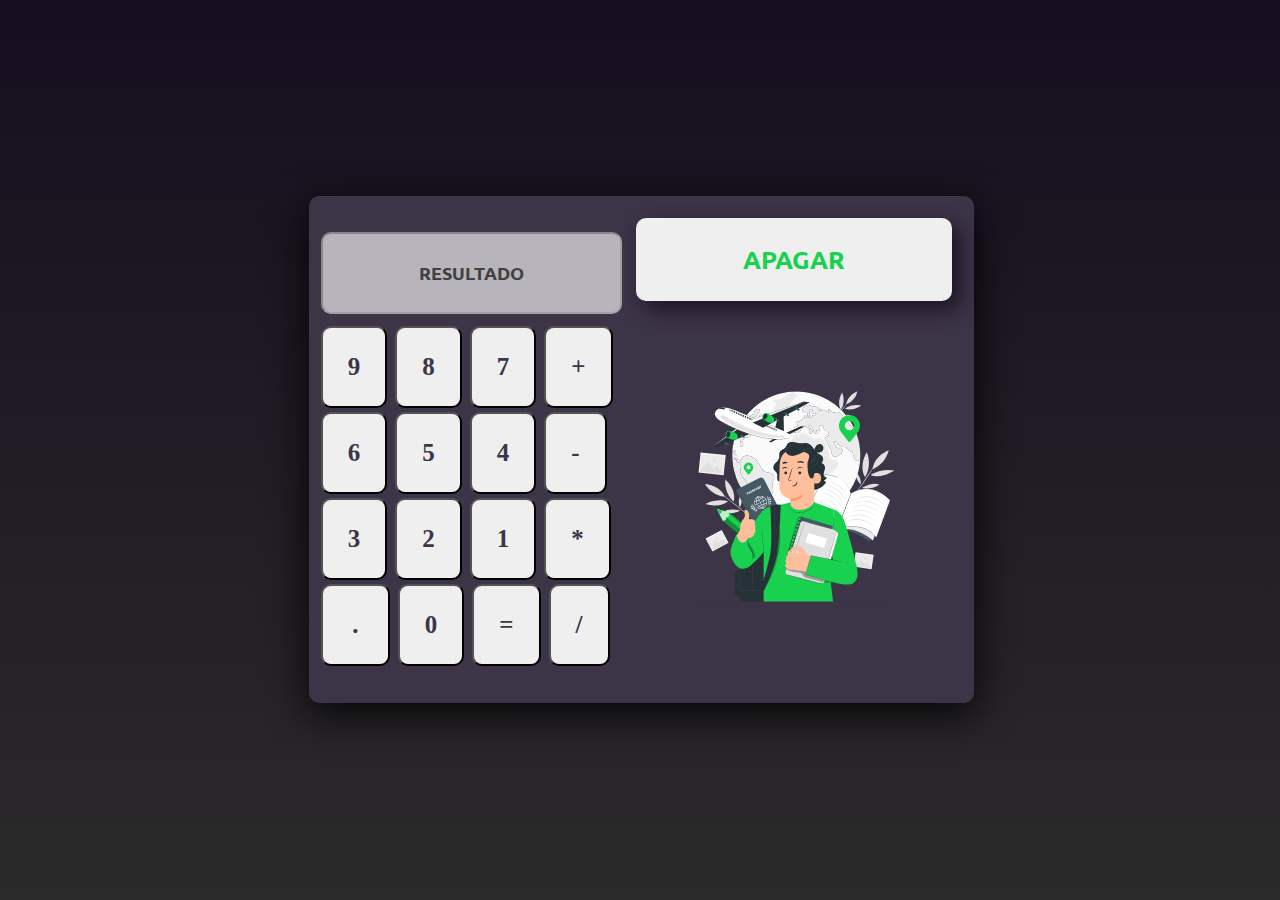
<file: calculadora/index.html>
<!DOCTYPE html>
<html lang="pt-br">
<head>
    <meta charset="UTF-8">
    <meta http-equiv="X-UA-Compatible" content="IE=edge">
    <meta name="viewport" content="width=device-width, initial-scale=1.0">
    <title>Calculadora Black</title>
    <link rel="stylesheet" href="style.css">
</head>
<body>
    <main>
        <form action="" name="Calculator">

            <input type="text" class="text-maincolor" name="text1" placeholder="resultado" disabled> <br>

            <input type="button" class="num maincolor" name="btn9" value="9" onclick="displaynum(btn9.value)">
            <input type="button" class="num maincolor" name="btn8" value="8" onclick="displaynum(btn8.value)">
            <input type="button" class="num maincolor" name="btn7" value="7" onclick="displaynum(btn7.value)">
            <input type="button" class="num blue" name="addbtn" value="+" onclick="displaynum(addbtn.value)"><br>

            <input type="button" class="num maincolor" name="btn6" value="6" onclick="displaynum(btn6.value)">
            <input type="button" class="num maincolor" name="btn5" value="5" onclick="displaynum(btn5.value)">
            <input type="button" class="num maincolor" name="btn4" value="4" onclick="displaynum(btn4.value)">
            <input type="button" class="num pin" name="subbtn" value="-" onclick="displaynum(subbtn.value)"><br>

            <input type="button" class="num maincolor" name="btn3" value="3" onclick="displaynum(btn3.value)">
            <input type="button" class="num maincolor" name="btn2" value="2" onclick="displaynum(btn2.value)">
            <input type="button" class="num maincolor" name="btn1" value="1" onclick="displaynum(btn1.value)">
            <input type="button" class="num gre" name="multbtn" value="*" onclick="displaynum(multbtn.value)"><br>

            <input type="button" class="num maincolor" id="ponto" name="dot" value="." onclick="displaynum(dot.value)">
            <input type="button" class="num maincolor" name="btn0" value="0" onclick="displaynum(btn0.value)">
            <input type="button" class="num pur" name="eqlbtn" value="=" onclick="text1.value=eval(text1.value)">
            <input type="button" class="num ora" name="divbtn" value="/" onclick="displaynum(divbtn.value)"><br>
        </form>
        <aside>
            <input type="button" class="text-maincolor1" name="text12" value="APAGAR" onclick="location.reload()">
            <figure>
                <img src="study-abroad-animate.svg" alt="imagem">
            </figure>
        </aside>
    </main>
</body>
<script src="script.js"></script>
</html>
</file>
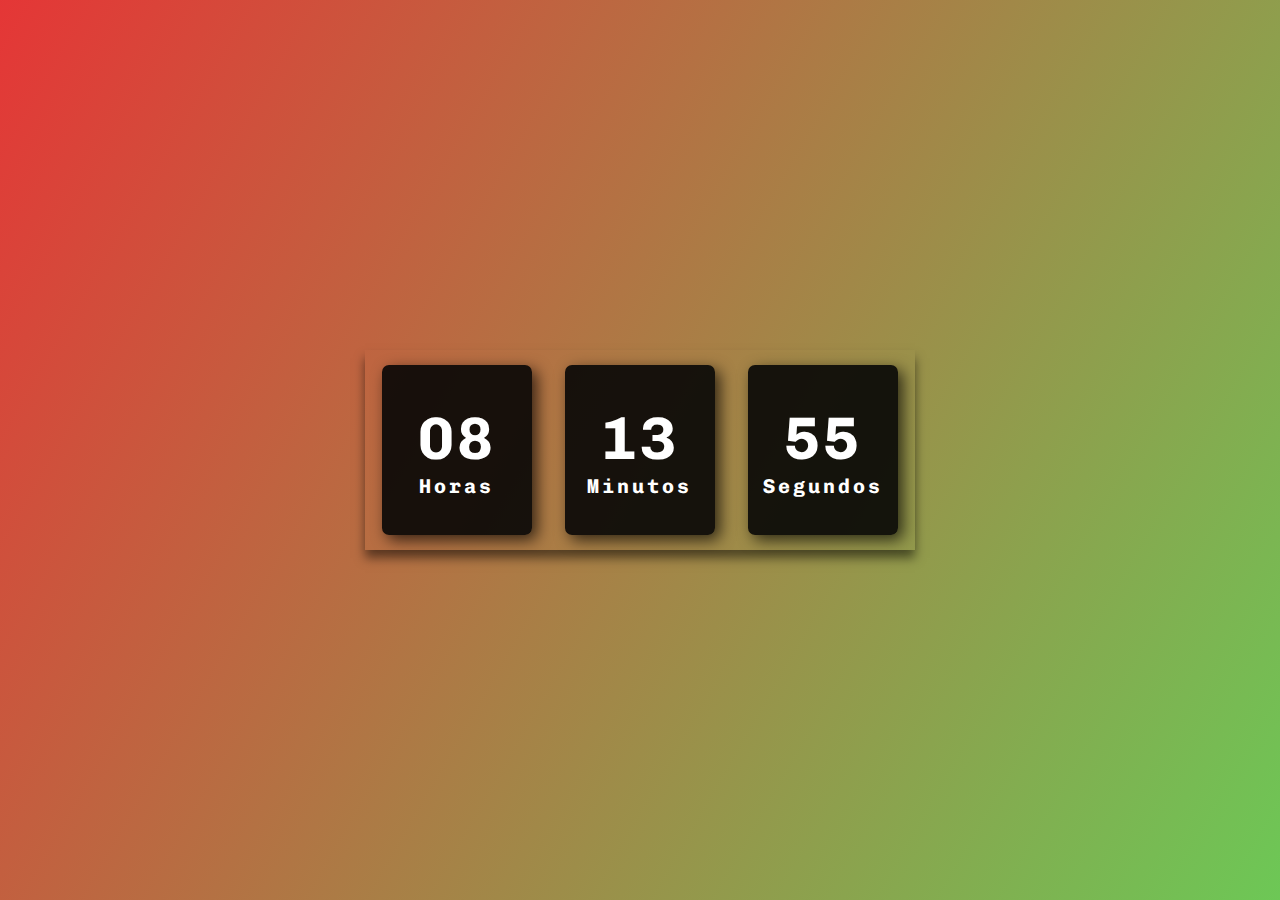
<file: cronometro/index.html>
<!DOCTYPE html>
<html lang="pt-br">
<head>
    <meta charset="UTF-8">
    <meta http-equiv="X-UA-Compatible" content="IE=edge">
    <meta name="viewport" content="width=device-width, initial-scale=1.0">
    <title>Cronômetro Digital Dinâmico</title>
    <link rel="stylesheet" href="style.css">
</head>
<body>
    <div  class="relogio">
        <div>
            <span id="horas">00</span>
            <span id="tempo1">Horas</span>
        </div>
        <div>
            <span id="minutos">00</span>
            <span class="tempo">Minutos</span>
        </div>

        <div>
            <span id="segundos">00</span>
            <span class="tempo">Segundos</span>
        </div>
    </div>
    <script src="script.js"></script>
</body>
</html>
</file>
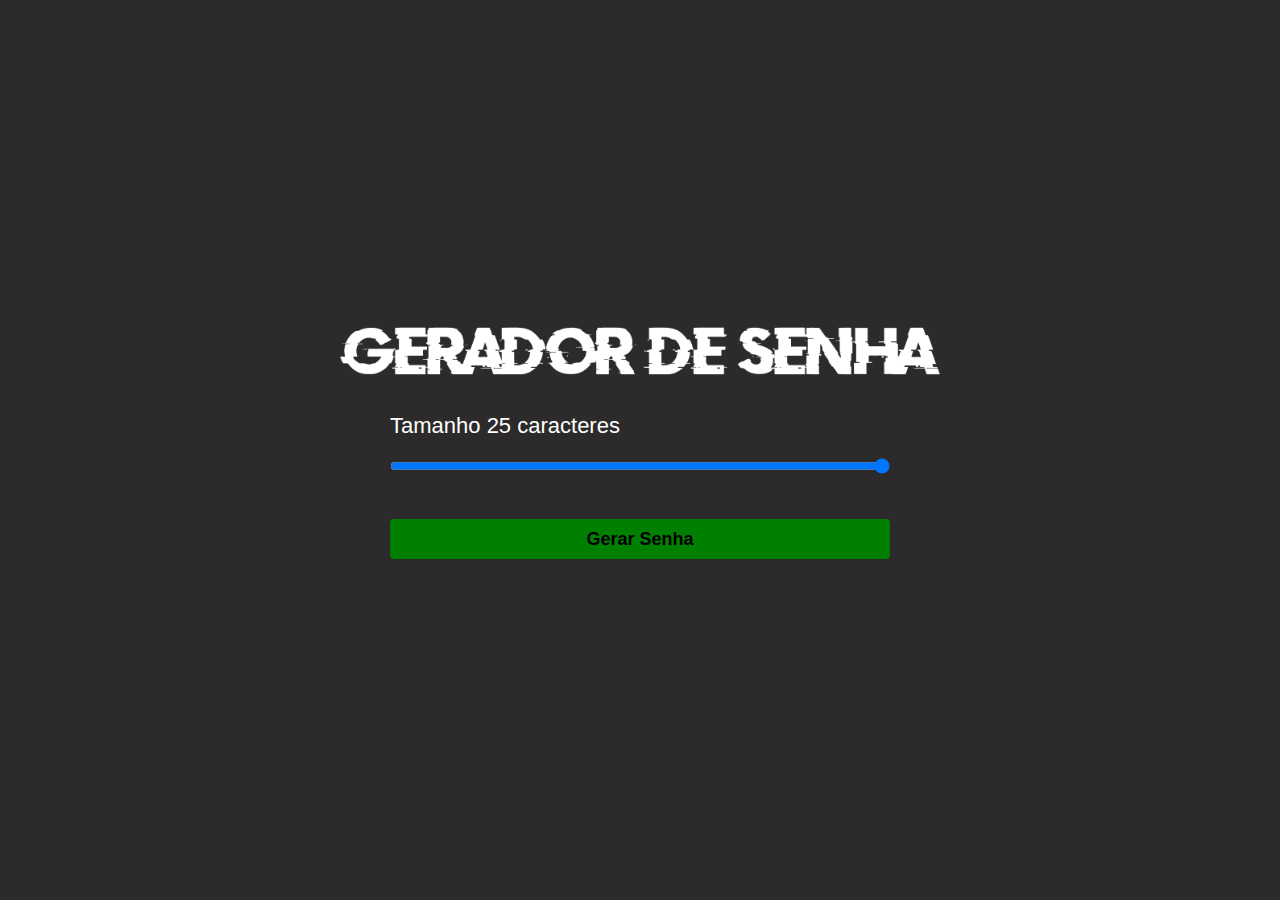
<file: gerador/index.html>
<!DOCTYPE html>
<html lang="pt-br">
<head>
    <meta charset="UTF-8">
    <meta http-equiv="X-UA-Compatible" content="IE=edge">
    <meta name="viewport" content="width=device-width, initial-scale=1.0">
    <meta name="keyworks" content="Gerador de Senhas">
    <title>Gerador de Senhas</title>

    <link rel="stylesheet" href="style.css">
</head>
<body>
    <img class="logo" src="assets/logo.png" alt="Gerador de Senha Logo">

    <main class="container-input">
        <span>Tamanho <span id="valor"></span> caracteres</span>
        <input id="slider" class="slider" type="range" min="5" max="25" value="25">

        <button id="button" class="button-cta" onclick="generatePassword()">Gerar Senha</button>
    </main>

    <div id="container-password" onclick="copyPassword()" class="container-password hide">
        <span class="title">Sua senha gerada foi:</span>
        <span id="password" class="password"></span>
        <span class="tooltip">Clique na senha para copiar. 👌</span>
    </div>

    <script src="script.js"></script>
</body>
</html>
</file>
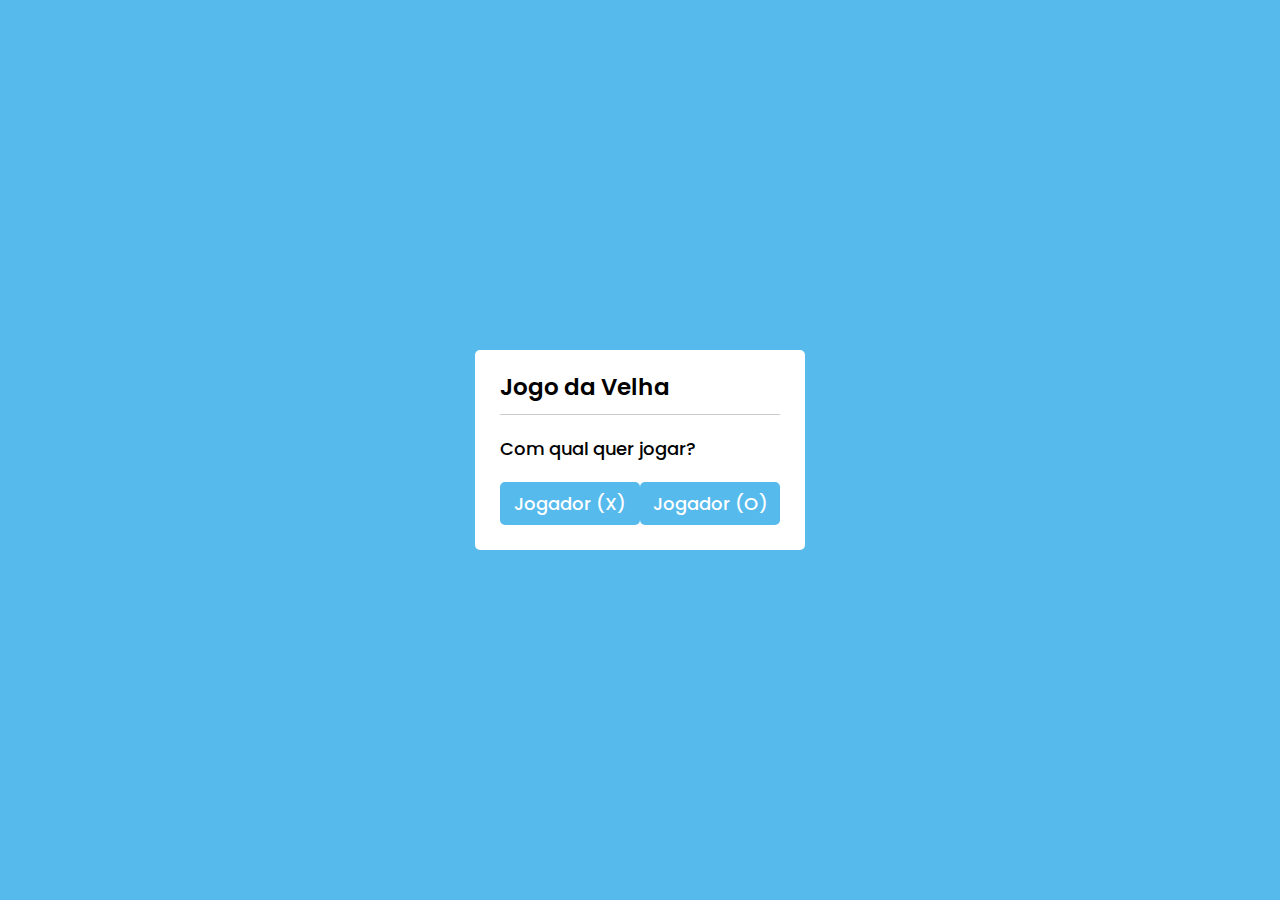
<file: jogo-da-velha/index.html>
<!DOCTYPE html>
<html lang="pt-br">
<head>
    <meta charset="UTF-8">
    <meta http-equiv="X-UA-Compatible" content="IE=edge">
    <meta name="viewport" content="width=device-width, initial-scale=1.0">
    <link rel="stylesheet" href="https://cdnjs.cloudflare.com/ajax/libs/font-awesome/6.4.0/css/all.min.css" integrity="sha512-iecdLmaskl7CVkqkXNQ/ZH/XLlvWZOJyj7Yy7tcenmpD1ypASozpmT/E0iPtmFIB46ZmdtAc9eNBvH0H/ZpiBw==" crossorigin="anonymous" referrerpolicy="no-referrer" />
    <title>Jogo da Velha</title>
    <link rel="stylesheet" href="style.css">
</head>
<body>
    <div class="select-box">
        <header>Jogo da Velha</header>
        <div class="content">
            <div class="title">Com qual quer jogar?</div>
            <div class="option">
                <button class="playerx">Jogador (X)</button>
                <button class="playero">Jogador (O)</button>
            </div>
        </div>
    </div>

    <div class="play-board">
        <div class="details">
            <div class="players">
                <span class="Xturn">Vez do X</span>
                <span class="Oturn">Vez do O</span>
                <div class="slider"></div>
            </div>
        </div>
        <div class="play-area">
            <section>
                <span class="box1"></span>
                <span class="box2"></span>
                <span class="box3"></span>
            </section>
            <section>
                <span class="box4"></span>
                <span class="box5"></span>
                <span class="box6"></span>
            </section>
            <section>
                <span class="box7"></span>
                <span class="box7"></span>
                <span class="box9"></span>
            </section>
        </div>
    </div>

    <div class="result-box">
        <div class="won-text"></div>
        <div class="btn">
            <button>Recomeçar</button>
        </div>
    </div>

    <script src="script3.js"></script>
</body>
</html>
</file>
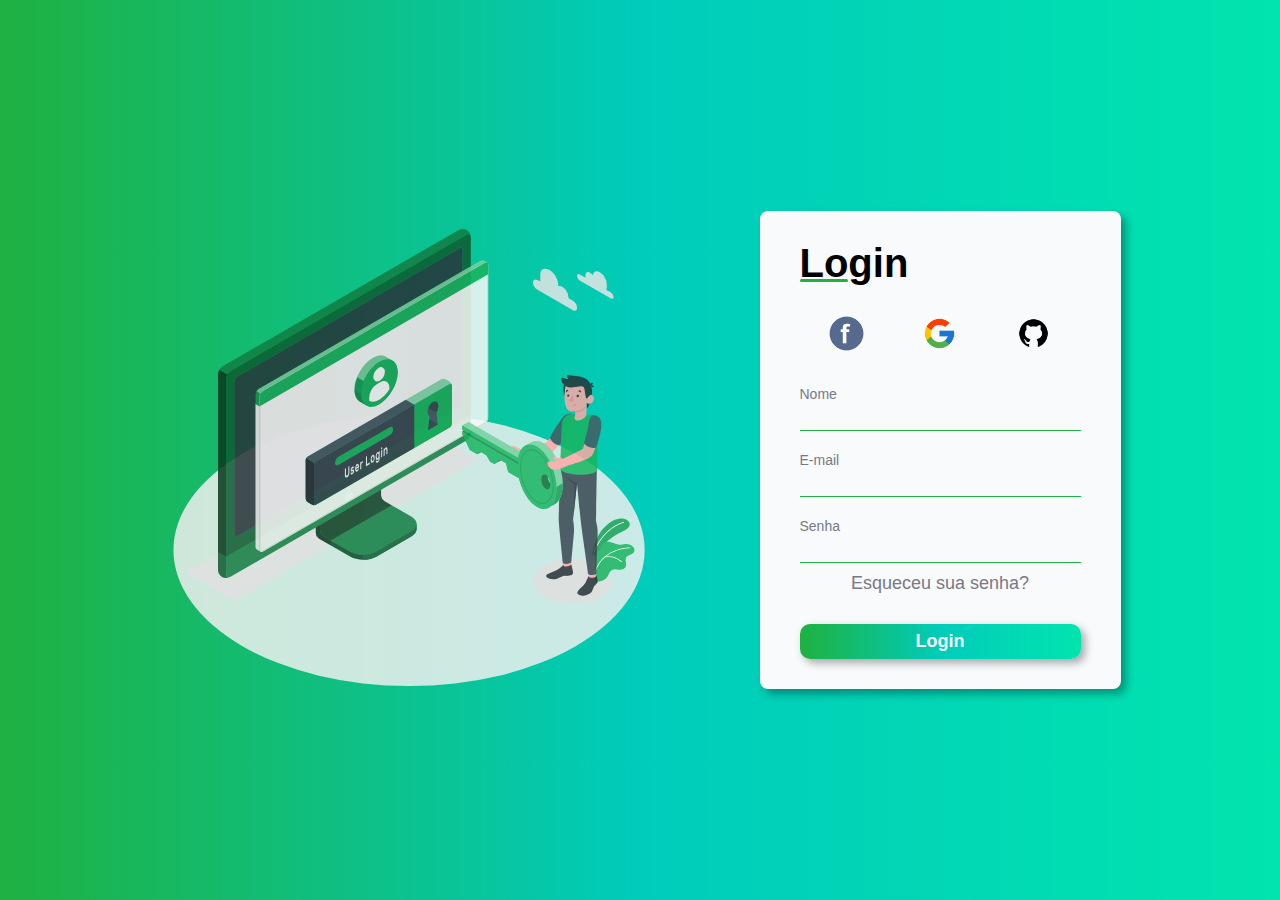
<file: login-dark-light/index.html>
<!DOCTYPE html>
<html lang="pt-br">
<head>
    <meta charset="UTF-8">
    <meta http-equiv="X-UA-Compatible" content="IE=edge">
    <meta name="viewport" content="width=device-width, initial-scale=1.0">
    <link rel="stylesheet" href="https://cdnjs.cloudflare.com/ajax/libs/font-awesome/6.4.0/css/all.min.css" integrity="sha512-iecdLmaskl7CVkqkXNQ/ZH/XLlvWZOJyj7Yy7tcenmpD1ypASozpmT/E0iPtmFIB46ZmdtAc9eNBvH0H/ZpiBw==" crossorigin="anonymous" referrerpolicy="no-referrer" />
    <link rel="shortcut icon" href="assets/imgs/login.png" type="image/x-icon">

    <link rel="stylesheet" href="assets/css/style.css">

    <title>Login Dark / Light</title>
</head>
<body>
    <main id="container">
        <figure id="imagem-animate">
            <img id="imagem-id" src="assets/imgs/login-animate.svg" alt="imagem2">
        </figure>
        <form id="login_form">
            <div id="form_header">
                <h1>Login</h1>
                <i id="mode_icon" class="fa-solid fa-moon"></i>
            </div>

            <div id="social_media">
                <a href="#">
                    <img src="assets/imgs/facebook.png" alt="Facebook Logo">
                </a>

                <a href="#">
                    <img src="assets/imgs/google.png" alt="Google Logo">
                </a>

                <a href="#">
                    <img src="assets/imgs/github.png" alt="GitHub Logo">
                </a>
            </div>

            <div id="inputs">
                <div class="input-box">
                    <label for="name">
                        Nome
                        <div class="input-field">
                            <i class="fa-solid fa-user"></i>
                            <input type="text" id="name" name="name">
                        </div>
                    </label>
                </div>

                <div class="input-box">
                    <label for="email">
                        E-mail
                        <div class="input-field">
                            <i class="fa-solid fa-envelope"></i>
                            <input type="text" id="email" name="email">
                        </div>
                    </label>
                </div>

                <div class="input-box">
                    <label for="password">
                        Senha
                        <div class="input-field">
                            <i class="fa-solid fa-key"></i>
                            <input type="password" id="password" name="password">
                        </div>
                    </label>

                    <div id="forgot_password">
                        <a href="#">
                            Esqueceu sua senha?
                        </a>
                    </div>
                </div>
            </div>

            <button type="submit" id="login_button">
                Login
            </button>
        </form>
    </main>
    <script type="text/javascript" src="assets/js/script.js"></script>
</body>
</html>
</file>
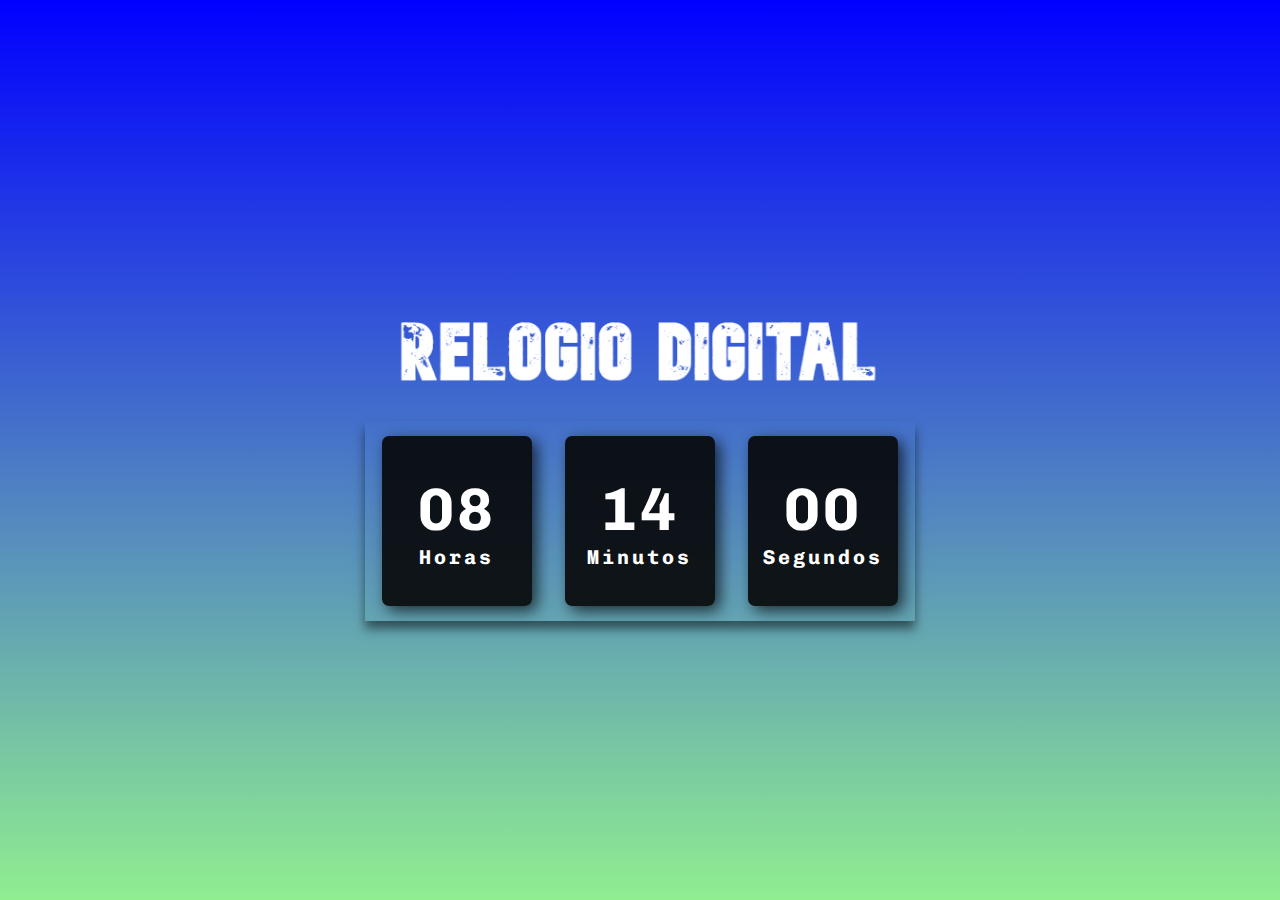
<file: relogio/index.html>
<!DOCTYPE html>
<html lang="pt-br">
<head>
    <meta charset="UTF-8">
    <meta http-equiv="X-UA-Compatible" content="IE=edge">
    <meta name="viewport" content="width=device-width, initial-scale=1.0">
    <link rel="shortcut icon" href="fav.png" type="image/x-icon">
    <title>Relógio Digital Dinâmico</title>
    <link rel="stylesheet" href="style.css">
</head>
<body>
    <div>
        <img src="texto.png" alt="txt-img">
    </div>
    <div  class="relogio">
        <div>
            <span id="horas">00</span>
            <span id="tempo1">Horas</span>
        </div>
        <div>
            <span id="minutos">00</span>
            <span class="tempo">Minutos</span>
        </div>

        <div>
            <span id="segundos">00</span>
            <span class="tempo">Segundos</span>
        </div>
    </div>
    <script src="script.js"></script>
</body>
</html>
</file>
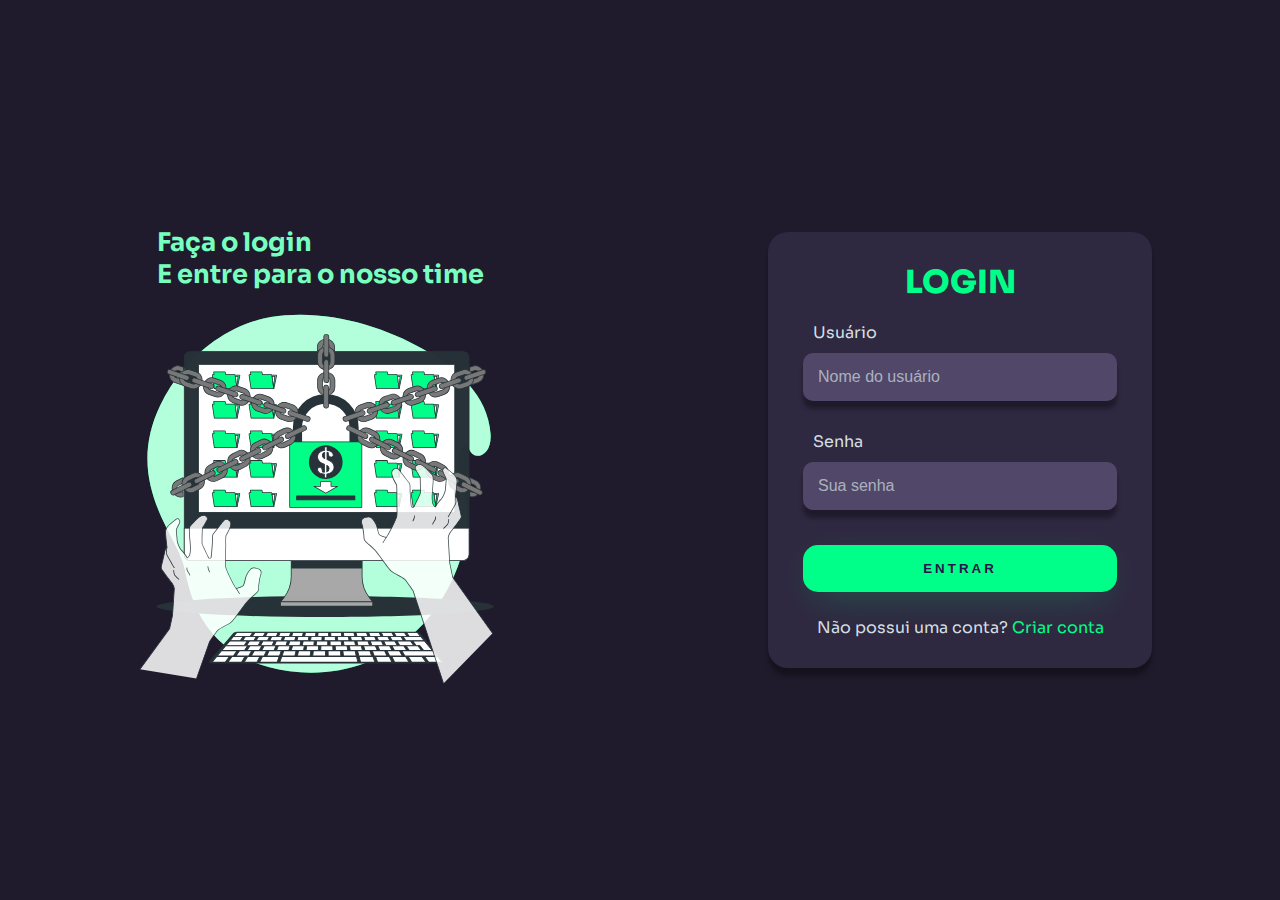
<file: tela de login/index.html>
<!DOCTYPE html>
<html lang="pt-br">
<head>
    <meta charset="UTF-8">
    <meta http-equiv="X-UA-Compatible" content="IE=edge">
    <meta name="viewport" content="width=device-width, initial-scale=1.0">
    <link rel="stylesheet" href="style.css">
    <title>Tela de Login</title>
</head>
<body>
    <div class="main-login">
        <div class="left-login">
            <h1>Faça o login<br>E entre para o nosso time</h1>
            <img src="security.svg" class="left-login-image" alt="security">
        </div>
        <div class="right-login">
            <div class="card-login">
                <h1>LOGIN</h1>
                <div class="textfield">
                    <label for="usuario">Usuário</label>
                    <input type="text" name="usuario" placeholder="Nome do usuário">
                </div>
                <div class="textfield">
                    <label for="senha">Senha</label>
                    <input type="password" name="senha" placeholder="Sua senha">
                </div>
                <button class="btn-login">Entrar</button>
                <div class="criar-conta">Não possui uma conta? <a href="criar.html">Criar conta</a></div>
            </div>
        </div>
    </div>
</body>
</html>
</file>
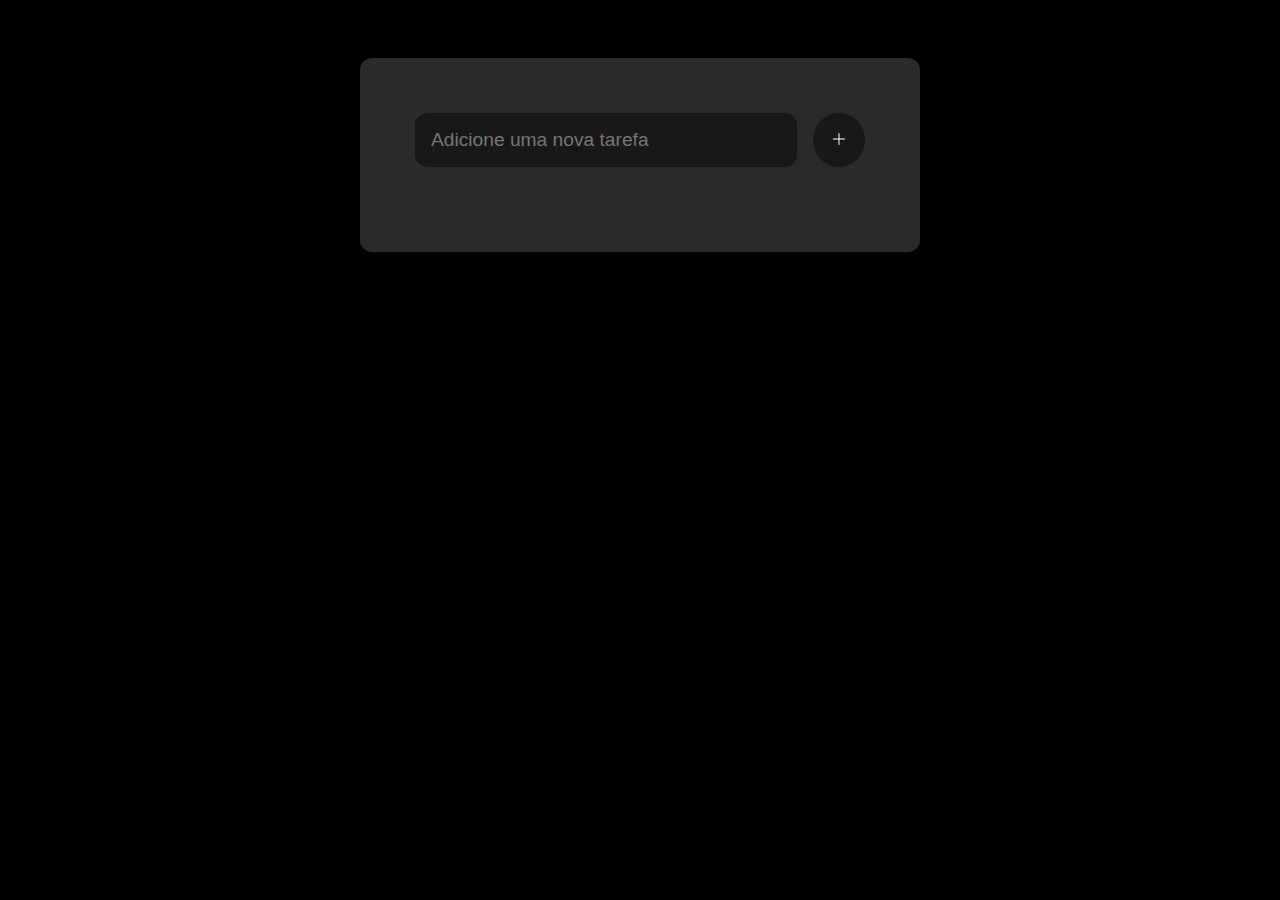
<file: to-do-list/index.html>
<!DOCTYPE html>
<html lang="pt-br">
<head>
    <meta charset="UTF-8">
    <meta http-equiv="X-UA-Compatible" content="IE=edge">
    <meta name="viewport" content="width=device-width, initial-scale=1.0">
    <link rel="shortcut icon" href="assets/icons8-lista-100.png" type="image/x-icon">
    <title>To-Do List | PS</title>
    <link rel="stylesheet" href="style.css">
</head>
<body>
    <div class="conteudo">
        <div class="topo">
            <input type="text" id="inputNovaTarefa" placeholder="Adicione uma nova tarefa">
            <button id="btnAddTarefa">
                <svg xmlns="http://www.w3.org/2000/svg" width="16" height="16" fill="currentColor" class="bi bi-plus-lg" viewBox="0 0 16 16">
                    <path fill-rule="evenodd" d="M8 2a.5.5 0 0 1 .5.5v5h5a.5.5 0 0 1 0 1h-5v5a.5.5 0 0 1-1 0v-5h-5a.5.5 0 0 1 0-1h5v-5A.5.5 0 0 1 8 2Z"/>
                  </svg>
            </button>
        </div>

        <ul id="listaTarefas">
        </ul>
    </div>

    <div id="janelaEdicao">
        <button id="janelaEdicaoBtnFechar">
            <img src="assets/icons8-excluir-16.png" alt="icon-excluir">
        </button>
        <h2 id="idTarefaEdicao">#1021</h2>
        <hr>
        <form>
            <div class="frm-linha">
                <label for="nome">Nome</label>
                <input type="text" id="inputTarefaNomeEdicao">
            </div>
            <div class="frm-linha">
                <button id="btnAtualizarTarefa">Salvar</button>
            </div>
        </form>
    </div>
    <div id="janelaEdicaoFundo"></div>

    <script src="script.js"></script>
</body>
</html>
</file>
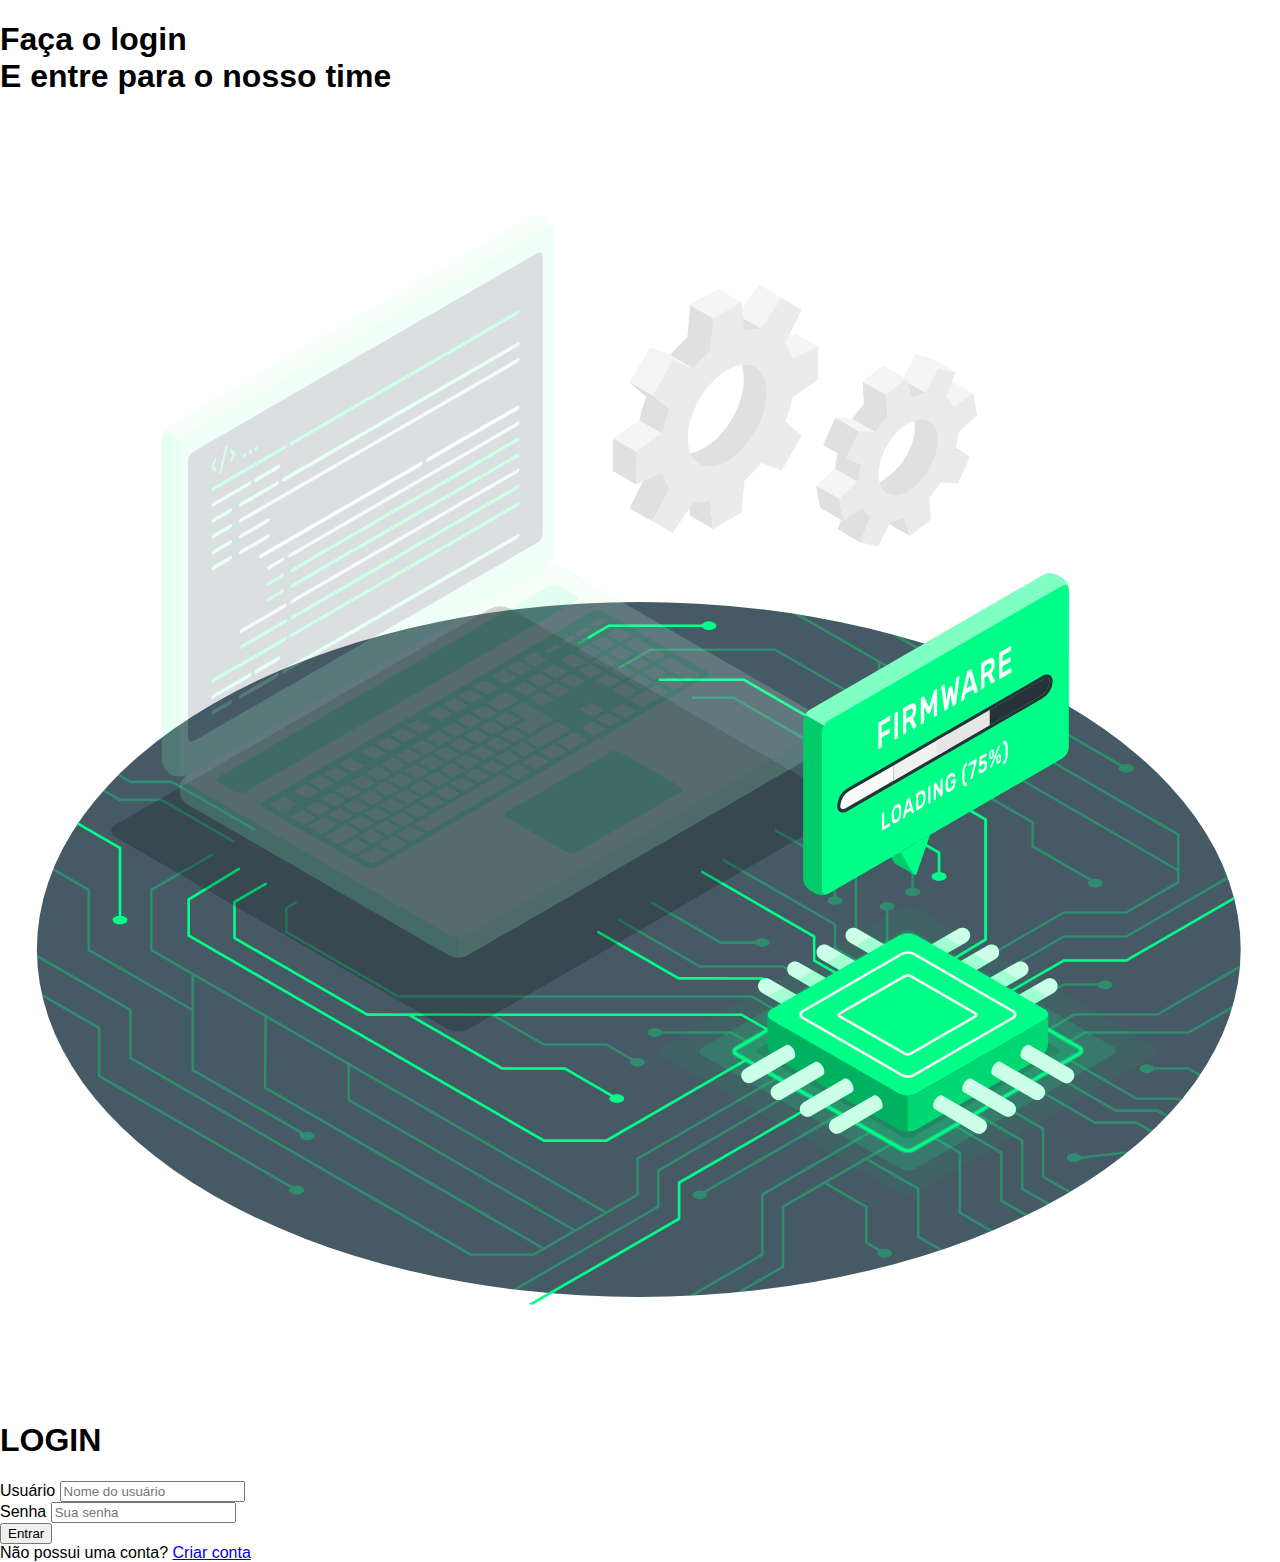
<file: tela de login/criar.html>
<!DOCTYPE html>
<html lang="pt-br">
<head>
    <meta charset="UTF-8">
    <meta http-equiv="X-UA-Compatible" content="IE=edge">
    <meta name="viewport" content="width=device-width, initial-scale=1.0">
    <link rel="stylesheet" href="style2.css">
    <title>Criar conta</title>
</head>
<body>
    <div class="criar-login">
        <div class="left-login">
            <h1>Faça o login<br>E entre para o nosso time</h1>
            <img src="firmware-animate.svg" class="left-login-image" alt="security">
        </div>
        <div class="formulario-login">
            <div class="card-login">
                <h1>LOGIN</h1>
                <div class="textfield">
                    <label for="usuario">Usuário</label>
                    <input type="text" name="usuario" placeholder="Nome do usuário">
                </div>
                <div class="textfield">
                    <label for="senha">Senha</label>
                    <input type="password" name="senha" placeholder="Sua senha">
                </div>
                <button class="btn-login">Entrar</button>
                <div class="criar-conta">Não possui uma conta? <a href="criar.html">Criar conta</a></div>
            </div>
        </div>
    </div>
</body>
</html>
</file>
<file: calculadora/style.css>
@import url('https://fonts.googleapis.com/css2?family=Bebas+Neue&display=swap');

@import url('https://fonts.googleapis.com/css2?family=Ubuntu:wght@700&display=swap');

body{
    width: 99%;
    height: 98vh;
    display: flex;
    align-items: center;
    justify-content: center;
    background-image: linear-gradient(to bottom, rgb(22, 14, 31), rgb(43, 42, 42));
    background-repeat: no-repeat;
    background-attachment: fixed;
    background-size: cover;
    flex-direction: column;
}

main{
    display: flex;
    justify-content: center;
    align-items: center;
    background-color: rgb(60, 52, 71);
    padding: 10px;
    border-radius: 10px;
    box-shadow: 0px 10px 40px rgb(5, 5, 5);
}

input{
    color: rgb(60, 52, 71);
    font-family: 'Benas Neue', cursive;
    font-size: 25px;
    font-weight: bolder;
    margin: 2px;
    padding: 25px;
    outline: none;
    border-radius: 10px;
    cursor: pointer;
}

::placeholder{
    color: rgb(66, 64, 64);
}

.text-maincolor{
    height: 28px;
    width: 247.5px;
    background-color: rgba(255, 255, 255, 0.63);
    font-family: 'Ubuntu', sans-serif;
    text-align: center;
    text-transform: uppercase;
    font-size: 18px;
    margin-bottom: 10px;
    cursor: auto;
}

.text-maincolor1{
    font-family: 'Ubuntu', sans-serif;
    color: #18d24f;
    border: none;
    box-shadow: 8px 8px 20px rgb(29, 19, 34);
}

.text-maincolor1:hover{
    text-shadow: 0px 0px 10px #18d24f;
    cursor: pointer;
}

#ponto{
    width: 69px;
}

aside{
    display: flex;
    flex-direction: column;
    margin: 10px;
}

figure{
    margin-top: 66px;
    margin-bottom: 70px;
    width: 240px;
}
</file>
<file: cronometro/style.css>
@import url('https://fonts.googleapis.com/css2?family=Chivo+Mono&display=swap');

* {
    margin: 0;
    padding: 0;
    font-family: 'Chivo Mono', monospace;
}

body{
    height: 100vh;
    background-image: linear-gradient(120deg, #e01212d8, #54be39da);
    display: flex;
    align-items: center;
    justify-content: center;
}

.relogio{
    display: flex;
    align-items: center;
    justify-content: space-around;
    height: 200px;
    width: 550px;
    background-color: transparent;
    border: 3px;
    box-shadow: 0px 8px 10px rgba(0, 0, 0, .5);
}

.relogio div{
    height: 170px;
    width: 150px;
    display: flex;
    align-items: center;
    justify-content: center;
    flex-direction: column;
    color: #fff;
    background: rgba(5, 5, 5, .9);
    box-shadow: 5px 5px 15px rgba(0, 0, 0, .7);
    border-radius: 7px;
    letter-spacing: 3px;
}

.relogio span{
    font-weight: bolder;
    font-size: 60px;
}

.relogio span.tempo{
    font-size: 20px;
}

#tempo1{
    margin: 0;
    font-size: 20px;
}
</file>
<file: gerador/style.css>
*{
    font-family: sans-serif;
    width: 100%;
    margin: 0 auto;
    box-sizing: border-box;
}

body {
    background-color: rgb(44, 42, 42);
    width: 100%;
    height: 100vh;
    display: flex;
    justify-content: center;
    align-items: center;
    flex-direction: column;
}

.logo {
    max-width: 600px;
    margin-bottom: 24px;
}

.container-input {
    max-width: 500px;
    margin: 14px 0;
}

.container-input span {
    color: white;
    font-size: 22px;
}

.slider {
    width: 100%;
    border-radius: 5px;
    background: #DFDFDF;
    height: 18px;
    outline: none;
    margin-top: 18px;
}

.button-cta {
    height: 40px;
    background-color: green;
    border: 0;
    border-radius: 4px;
    cursor: pointer;
    margin-top: 40px;
    font-weight: bold;
    font-size: 18px;
}

.container-password {
    max-width: 500px;
    margin: 14px 0;
    display: flex;
    align-items: center;
    flex-direction: column;
    cursor: pointer;
}

.title {
    text-align: center;
    color: white;
    font-size: 28px;
    margin-top: 24px;
    margin-bottom: 8px;
}

.password {
    height: 60px;
    background-color: black;
    border-radius: 4px;
    display: flex;
    justify-content: center;
    align-items: center;
    color: rgb(168, 58, 58);
    border: 1px solid;
    transition: transform 0.5s;
}

.password:hover {
    transform: scale(1.03);
}

.tooltip {
    color: white;
    position: relative;
    top: 20px;
    padding: 6px 8px;
    background: rgb(15,15,15);
    text-align: center;
    font-size: 16px;
    border-radius: 6px;
    visibility: hidden;
    opacity: 0;
    transition: all 0.5s ease-in-out;
}

.hide {
    display: none;
}

.container-password:hover .tooltip {
    visibility: visible;
    bottom: 50px;
    opacity: 1;
}
</file>
<file: jogo-da-velha/style.css>
@import url('https://fonts.googleapis.com/css2?family=Poppins:wght@500&display=swap');

*{
    margin: 0;
    padding: 0;
    box-sizing: border-box;
    font-family: 'Poppins', sans-serif;
}

body{
    background: #56baed;
}

.select-box, .play-board, .result-box{
    position: absolute;
    top: 50%;
    left: 50%;
    transform: translate(-50%, -50%);
    transition: all 0.3s ease;
}

.select-box{
    border-radius: 5px;
    background: #fff;
    padding: 20px 25px 25px;
    max-width: 330px;
    width: 100%;
}

.select-box.hide{
    opacity: 0;
    pointer-events: none;
    transform: translate(-50%, -50%) scale(0.9);
}

.select-box header{
    font-size: 23px;
    font-weight: 600;
    padding-bottom: 10px;
    border-bottom: 1px solid #ccc;
}

.select-box .title{
    font-size: 18px;
    font-weight: 500;
    margin: 20px 0;
}

.select-box .option{
    display: flex;
    width: 100%;
}

.option button{
    width: 100%;
    font-size: 18px;
    font-weight: 500;
    padding: 8px 0;
    border: none;
    outline: none;
    background: #56baed;
    border-radius: 5px;
    color: #fff;
    cursor: pointer;
    transition: all 0.3s ease;
}

.option button:hover, 
.result-box .btn button:hover{
    transform: scale(0.9);
}

.option button playerX{
    margin-right: 5px;
}

.option button playerO{
    margin-left: 5px;
}

.play-board{
    opacity: 0;
    pointer-events: none;
    transform: translate(-50%, -50%) scale(0.9); 
}

.play-board.show{
    opacity: 1;
    pointer-events: auto;
    transform: translate(-50%, -50%) scale(1); 
}


.play-board .details{
    background: #fff;
    padding: 7px;
    border-radius: 5px;
}

.play-board .details .players{
    display: flex;
    width: 100%;
    position: relative;
    justify-content: space-around;
}

.play-board .details span{
    color: #56baed;
    width: 100%;
    border-radius: 5px;
    padding: 7px 0;
    font-size: 19px;
    font-weight: 500;
    cursor: default;
    text-align: center;
    position: relative;
    z-index: 5;
    transition: all 0.3s ease;
}

.details span:first-child{
    color: #fff;
}

.details .slider{
    position: absolute;
    top: 0;
    left: 0;
    height: 100%;
    width: 50%;
    background: #56baed;
    border-radius: 5px;
    z-index: 2;
    transition: all 0.3s ease;
}

.players.active span:first-child{
    color: #56baed;
}

.players.active span:nth-child(2){
    color: #fff;
}

.players.active .slider{
    left: 50%;
}

.play-board .play-area{
    margin-top: 20px;
}

.play-board section{
    display: flex;
}

.play-board section span{
    display: block;
    margin: 3px;
    height: 100px;
    width: 100px;
    background: #fff;
    border-radius: 5px;
    font-size: 40px;
    text-align: center;
    line-height: 100px;
    color: #56baed;
}

.result-box{
    background: #fff;
    padding: 20px;
    border-radius: 5px;
    max-width: 350px;
    width: 100%;
    opacity: 0;
    pointer-events: none;
    transform: translate(-50%, -50%) scale(0.9);
}

.result-box.show{
    opacity: 1;
    pointer-events: auto;
    transform: translate(-50%, -50%) scale(1);
}

.result-box .won-text{
    font-size: 25px;
    font-weight: 600;
    display: flex;
    justify-content: center;
}

.result-box .won-text p{
    font-weight: 600;
    margin: 0 8px;
}

.result-box .btn{
    display: flex;
    margin-top: 20px;
    justify-content: center;
}

.result-box .btn button{
    font-size: 18px;
    font-weight: 500;
    padding: 8px 20px;
    border: none;
    outline: none;
    background: #56baed;
    border-radius: 5px;
    color: #fff;
    cursor: pointer;
    transition: all 0.3s ease;
}
</file>
<file: login-dark-light/assets/css/style.css>
@import url('https://fonts.googleapis.com/css2?family=Poppins%3Awght%40100%3B200%3B300%3B400&display=swap%27%29%3B');

:root{
    --color-light-50: #f8fafc;
    
    --color-dark-50: #797984;
    --color-dark-100: #312d37;
    --color-dark-900: #000;

    --color-green-50: #1fb141;
    --color-green-100: #00ccbb;
    --color-green-200: #01e4ae;

    --color-gradient: linear-gradient(90deg, var(--color-green-50), var(--color-green-100), var(--color-green-200));

    --color-gradient2: linear-gradient(to bottom, #261B33, #0e080e);
}

*{
    font-family: 'Popins', sans-serif;
    margin: 0;
    padding: 0;
    box-sizing: border-box;
}

#container{
    height: 100vh;
    width: 100%;
    background: var(--color-gradient);
    display: flex;
    align-items: center;
    justify-content: center;
}

#login_form{
    background-color: var(--color-light-50);
    display: flex;
    flex-direction: column;
    padding: 30px 40px;
    border-radius: 8px;
    gap: 30px;
    box-shadow: 5px 5px 8px rgba(0, 0, 0, 0.336);
    height: fit-content;
    animation: dark-to-light 0.3s ease-in-out;
}

#form_header{
    display: flex;
    align-items: center;
    justify-content: space-between;
}

#form_header h1{
    font-size: 40px;
    position: relative;
}

#form_header h1::before{
    position: absolute;
    content: '';
    width: 45%;
    background-color: var(--color-green-50);
    height: 3px;
    bottom: 4px;
    border-radius: 5px;
}

#mode_icon{
    cursor: pointer;
    font-size: 20px;
}

#social_media{
    display: flex;
    justify-content: space-around;
}

#social_media img{
    width: 35px;
}

#social_media img:hover{
    transform: scale(1.2);
    transition-duration: .5s;
}

#inputs{
    display: flex;
    flex-direction: column;
    align-items: center;
    justify-content: center;
    gap: 20px;
}

.input-box label{
    font-size: 14px;
    color: var(--color-dark-50);
}

.input-field{
    display: flex;
    align-items: center;
    gap: 15px;
    padding: 3px;
    cursor: text;
    border-bottom: 1px solid var(--color-green-50);
}

.input-field i{
    font-size: 18px;
    color: var(--color-dark-900);
}

.input-field input{
    border: none;
    background-color: transparent;
    width: 260px;
    font-size: 18px;
    padding: 0px 5px;
}

.input-field input:focus{
    outline: none;
}

#forgot_password a{
    text-decoration: none;
    font-size: 18px;
    color: var(--color-dark-50);
    display: flex;
    flex-direction: column;
    text-align: center;
    padding-top: 10px;
}

#forgot_password a:hover{
    color: var(--color-green-50);
    font-weight: bold;
    transition-duration: .8s;
}

#login_button{
    border: none;
    background: var(--color-gradient);
    color: var(--color-light-50);
    padding: 7px;
    font-size: 18px;
    border-radius: 10px;
    font-weight: bold;
    box-shadow: 4px 4px 8px rgba(0, 0, 0, 0.336);
    cursor: pointer;
}

#login_button:hover{
    transform: scale(1.05);
    transition-duration: .5s;
}

.dark#login_form{
    color: var(--color-light-50);
    background-color: var(--color-dark-100);
    animation: light-to-dark 0.3s ease-in-out;
}

.dark#login_form .input_field input,
.dark i {
    color: var(--color-light-50);
}

.dark#container,
.dark#login_button,
.dark#form_header h1::before{
    background: var(--color-gradient2);
}

.dark .input-field{
    text-decoration: none;
    border-bottom: 1px solid white;
}

@keyframes dark-to-light {
    0%{
        background-color: var(--color-dark-100);
    }
    
    100% {
        background-color: var(--color-light-50);
    }
}

@keyframes light-to-dark {
    0%{
        background-color: var(--color-light-50);
    }
    
    100% {
        background-color: var(--color-dark-100);
    }
}

#imagem-animate{
    width: 600px;
    justify-content: space-around;
    padding-right: 100px;
    display: flex;
    justify-content: center;
    align-items: center;
}
</file>
<file: relogio/style.css>
@import url('https://fonts.googleapis.com/css2?family=Chivo+Mono&display=swap');


* {
    margin: 0;
    padding: 0;
    font-family: 'Chivo Mono', monospace;
}

body{
    height: 100vh;
    background-image: linear-gradient(to bottom, rgb(38, 188, 199), rgb(0, 247, 0));
    background-position: center;
    background-repeat: no-repeat;
    background-size: cover;
    display: flex;
    align-items: center;
    justify-content: center;
    flex-direction: column;
}

img{
    width: 490px;
    padding: 30px;
}

.relogio{
    display: flex;
    align-items: center;
    justify-content: space-around;
    height: 200px;
    width: 550px;
    background-color: transparent;
    border: 3px;
    box-shadow: 0px 8px 10px rgba(0, 0, 0, .5);
}

.relogio div{
    height: 170px;
    width: 150px;
    display: flex;
    align-items: center;
    justify-content: center;
    flex-direction: column;
    color: #fff;
    background: rgba(5, 5, 5, .9);
    box-shadow: 5px 5px 15px rgba(0, 0, 0, .7);
    border-radius: 7px;
    letter-spacing: 3px;
}

.relogio span{
    font-weight: bolder;
    font-size: 60px;
}

.relogio span.tempo{
    font-size: 20px;
}

#tempo1{
    margin: 0;
    font-size: 20px;
}
</file>
<file: tela de login/style.css>
@import url('https://fonts.googleapis.com/css2?family=Sora:wght@700&display=swap');


body {
    font-family: 'Sora', sans-serif;
    margin: 0;
}

body * {
    box-sizing: border-box;
}

.main-login{
    width: 100vw;
    height: 100vh;
    background: #201b2c;
    display: flex;
    justify-content: center;
    align-items: center;
}

.left-login{
    width: 50vw;
    height: 100vh;
    background: #201b2c;
    display: flex;
    flex-direction: column;
    justify-content: center;
    align-items: center;
}

.left-login > h1{
    font-size: 2vw;
    color: #77ffc0;
}

.left-login-image{
    width: 30vw;
}

.right-login{
    width: 50vw;
    height: 100vh;
    display: flex;
    justify-content: center;
    align-items: center;
}

.card-login{
    width: 60%;
    display: flex;
    justify-content: center;
    align-items: center;
    flex-direction: column;
    padding: 30px 35px;
    background: #2f2841;
    border-radius: 20px;
    box-shadow: 0px 8px 4px #00000056;
}

.card-login > h1{
    color: #00ff88;
    font-weight: 800;
    margin: 0;
}

.textfield{
    width: 100%;
    display: flex;
    flex-direction: column;
    align-items: flex-start;
    justify-content: center;
    margin: 10px 0px;
}

.textfield > input{
    width: 100%;
    border: none;
    border-radius: 10px;
    padding: 15px;
    background: #514869;
    color: #f0ffffde;
    font-size: 12pt;
    box-shadow: 0px 8px 4px #00000056;
    box-sizing: border-box;
}

.textfield > label{
    color: #f0ffffde;
    margin: 10px;
}

.textfield > input::placeholder{
    color: #f0ffff94;
}

.btn-login{
    width: 100%;
    padding: 16px 0px;
    margin: 25px;
    border: none;
    border-radius: 15px;
    text-transform: uppercase;
    font-weight: 800;
    letter-spacing: 3px;
    color: #2b134b;
    background: #00ff88;
    cursor: pointer;
    box-shadow: 0px 10px 40px -12px #00ff8052;
}

.criar-conta{
    color: #f0ffffde;
}

a{
    color: #00ff88;
    text-decoration: none;
}

a:hover{
    text-decoration: underline;
}

@media only screen and (max-width: 950px){
    .card-login{
        width: 85%;
    }
}

@media only screen and (max-width: 600px){
    .main-login{
        flex-direction: column;
    }
    .left-login > h1{
        display: none;
    }

    .left-login{
        width: 100%;
        height: auto;
    }

    .right-login{
        width: 100%;
        height: auto;
    }

    .left-login-image{
        width: 50vw;
    }

    .card-login{
        width: 90%;
    }
}
</file>
<file: to-do-list/style.css>
@import url('https://fonts.googleapis.com/css2?family=Chivo+Mono:wght@500&display=swap');

body{
    background-color: black;
    color: white;
    font-family: 'Chivo Mono', monospace;
    font-size: 1rem;
    display: flex;
    flex-direction: column;
    align-items: center;
}

.conteudo{
    margin: 0 auto;
    width: 100%;
    max-width: 450px;
    margin-top: 50px;
    margin-bottom: 50px;
    background: #2b2a2a;
    padding: 55px;
    border-radius: 12px;
    
}

.topo{
    display: flex;
    justify-content: space-between;
    margin-bottom: 30px;
}

.topo input{
    width: 350px;
    padding: 15px;
    border-radius: 12px;
    border: 1px solid #191818;
    outline: none;
    font-size: 1.2rem;
    background: #191818;
    color: white;
}

.topo button{
    width: 11.5%;
    border-radius: 50%;
    border: 1px solid #191818;
    background-color: #191818;
    color: white;
    outline: none;
    cursor: pointer;
}

.topo button:hover{
    background: #1f1e1e;
}

#listaTarefas{
    list-style-type: none;
    padding: 0;
    margin: 0;
}

#listaTarefas li{
    padding: 20px;
    background: #191818;
    border-radius: 12px;
    display: flex;
    justify-content: space-between;
    align-items: center;
    margin-top: 20px;
}

.btnAcao{
    border-radius: 50%;
    border: 1px solid #191818;
    width: 38px;
    height: 38px;
    margin-right: 8px;
    cursor: pointer;
    background: #2b2a2a;
    color: white;
    outline: none;
}

.btnAcao:hover{
    background: #3c3a3a;
}

.textoTarefa{
    overflow: hidden;
    text-overflow: ellipsis;
    width: 290px;
    white-space: nowrap;
}

#janelaEdicao{
    position: fixed;
    top: 50%;
    left: 50%;
    transform: translate(-50%, -50%);
    padding: 20px;
    background: #191818;
    border: 1px solid #2f2e2e;
    width: 415px;
    border-radius: 12px;
    z-index: 200;
    display: none;
}

#janelaEdicao.abrir{
    display: block !important;
}

#janelaEdicaoFundo {
    position: fixed;
    top: 0;
    background-color: black;
    bottom: 0;
    left: 0;
    opacity: 0.9;
    z-index: 100;
    right: 0;
    display: none;
}

#janelaEdicaoFundo.abrir{
    display: block !important;
}

#janelaEdicaoBtnFechar{
    position: absolute;
    top: -25px;
    right: -18px;
    width: 50px;
    height: 50px;
    border-radius: 50%;
    border: 1px solid #2d2c2c;
    outline: none;
    cursor: pointer;
}

form{
    width: 100%;
    margin-top: 20px;
}

.frm-linha{
    display: flex;
    flex-direction: column;
    margin-bottom: 20px;
}

.frm-linha label{
    margin-bottom: 7px;
}

.frm-linha input{
    padding: 15px;
    border-radius: 12px;
    outline: none;
    border: 1px solid #191818;
    font-size: 1.2rem;
    background: #2d2c2c;
    color: white;
}

.frm-linha button{
    background: #2d2c2c;
    border: 1px solid #191818;
    padding: 7px;
    margin-bottom: 10px;
    border-radius: 12px;
    color: #CCC;
    cursor: pointer;
    height: 50px;
    font-size: 1.3rem;
    outline: none;
}

.frm-linha button:hover{
    background: #3c3a3a;
}
</file>
<file: tela de login/style2.css>
body {
    font-family: sans-serif;
    margin: 0;
}

.img-criar-conta{
    width: 100vw;
    height: 100vh;
    background: #201b2c;
    display: flex;
    justify-content: center;
    align-items: center;
}

.formulario{
    width: 50vw;
    height: 100vh;
    background: #201b2c;
    display: flex;
    justify-content: center;
    align-items: center;
}

.criar-conta-image{
    width: 30vw;
}
</file>
